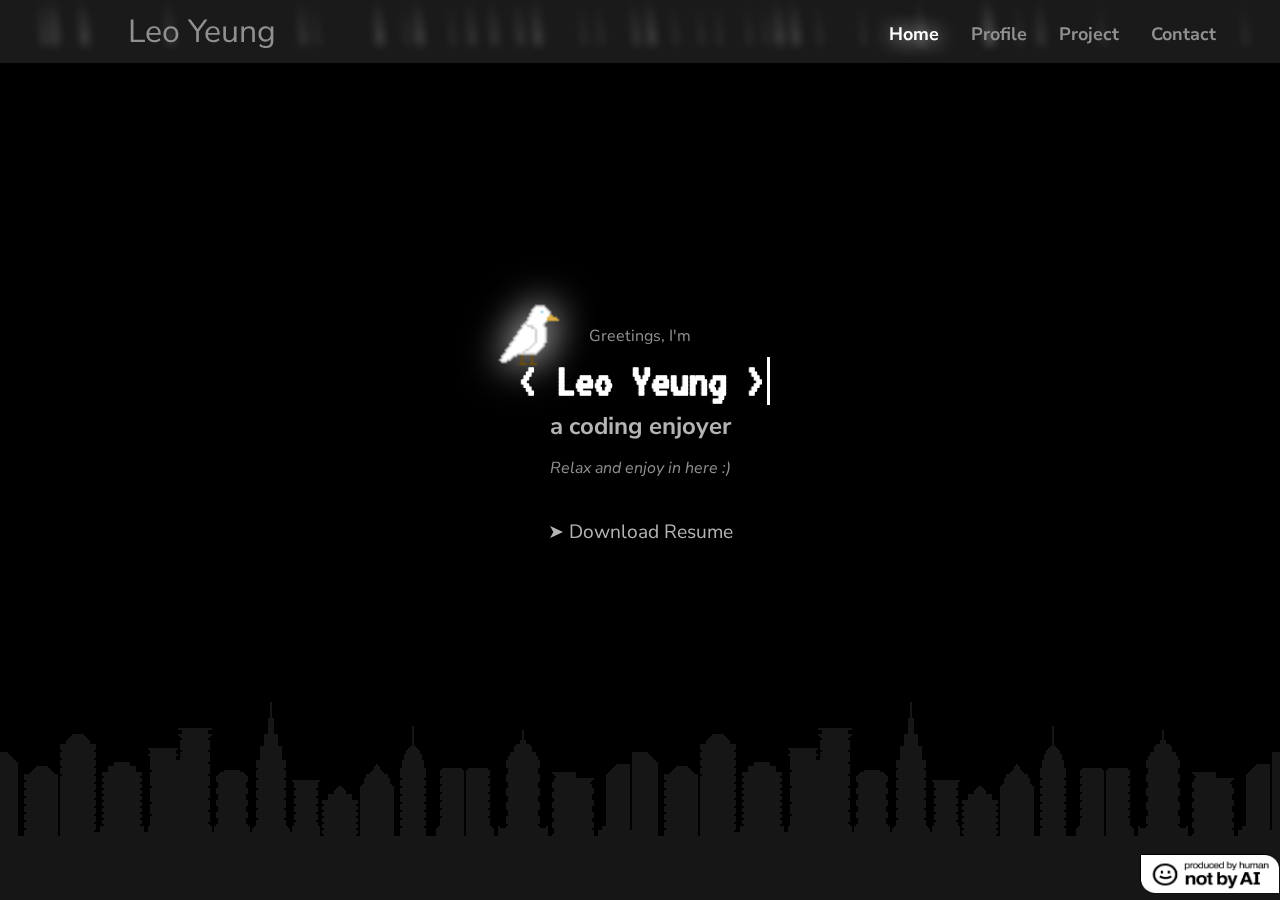
<file: index.html>
<!DOCTYPE html>
<html>
    <head>
        <meta charset="UTF-8">
        <meta http-equiv='cache-control' content='no-cache'> 
        <meta http-equiv='expires' content='0'> 
        <meta http-equiv='pragma' content='no-cache'>
        <title>Leo Yeung | Home</title>
        <link rel="stylesheet" href="style.css">
        <link rel="stylesheet" href="mediaqueries-index.css">
        <link href="https://fonts.googleapis.com/css2?family=Nunito+Sans:opsz,wght@6..12,400;6..12,700&family=VT323&display=swap" rel="stylesheet">
        <link rel="icon" type="image/png" href="/image/logo.png">
    </head>
    
    <body>
        <script src="rain.js"></script>
        <div class="city"></div>

        <nav id="desktop-nav">
            <div class="logo">Leo Yeung</div>
            <div>
                <ul class="links">
                    <li><a href="index.html" class="link selected">Home</a></li>
                    <li><a href="profile.html" class="link">Profile</a></li>
                    <li><a href="project.html" class="link">Project</a></li>
                    <li><a href="contact.html" class="link">Contact</a></li>
                </ul>
            </div>
        </nav>

        <nav id="hamburger-nav">
            <div class="logo">Leo Yeung</div>
            <div class="hamburger-menu">
                <div class="hamburger-icon" onclick="toggleMenu()">
                    <span></span>
                    <span></span>
                    <span></span>
                </div>
                <div class="hamburger-links">
                    <li><a href="index.html" onclick="toggleMenu()" class="link selected">Home</a></li>
                    <li><a href="profile.html" onclick="toggleMenu()" class="link">Profile</a></li>
                    <li><a href="project.html" onclick="toggleMenu()" class="link">Project</a></li>
                    <li><a href="contact.html" onclick="toggleMenu()" class="link">Contact</a></li>
                </div>
            </div>
        </nav>
        <script src="toggleMenu.js"></script>


        <div class="home">
            <img src="/image/bird.gif" alt="bird" class="index-bird">
            <p>Greetings, I'm</p>
            <h1 class="name" data-text="&lt Leo Yeung &gt">&lt Leo Yeung &gt</h1>
            <h2 id="index-h2">a coding enjoyer</h2>
            <p id="index-p1">Relax and enjoy in here :)</p>
            <a href="/resume/Resume.pdf" download title="Resume.pdf">&#10148; Download Resume</a>
        </div>
        <div class="badge-container">
            <img class="badge" src="./image/badge.png"></img>
        </div>
    </body>
</html>
</file>
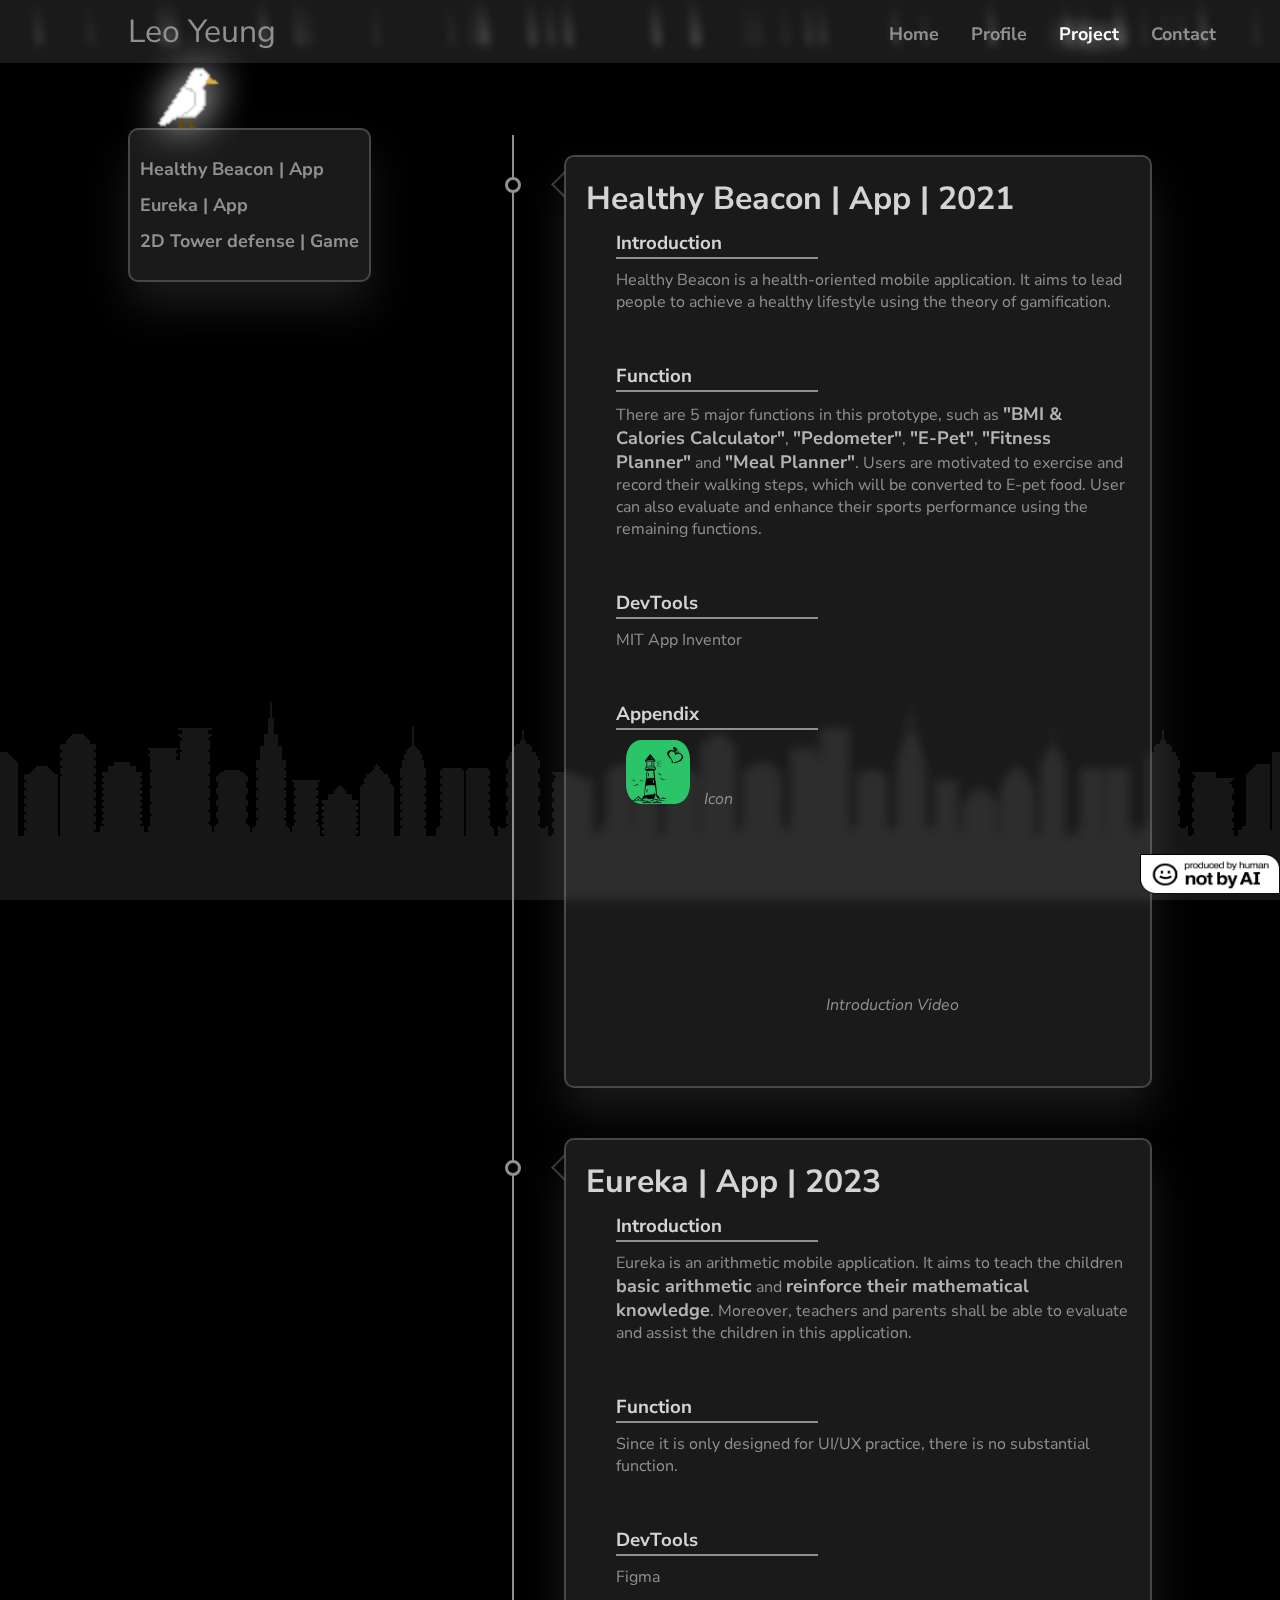
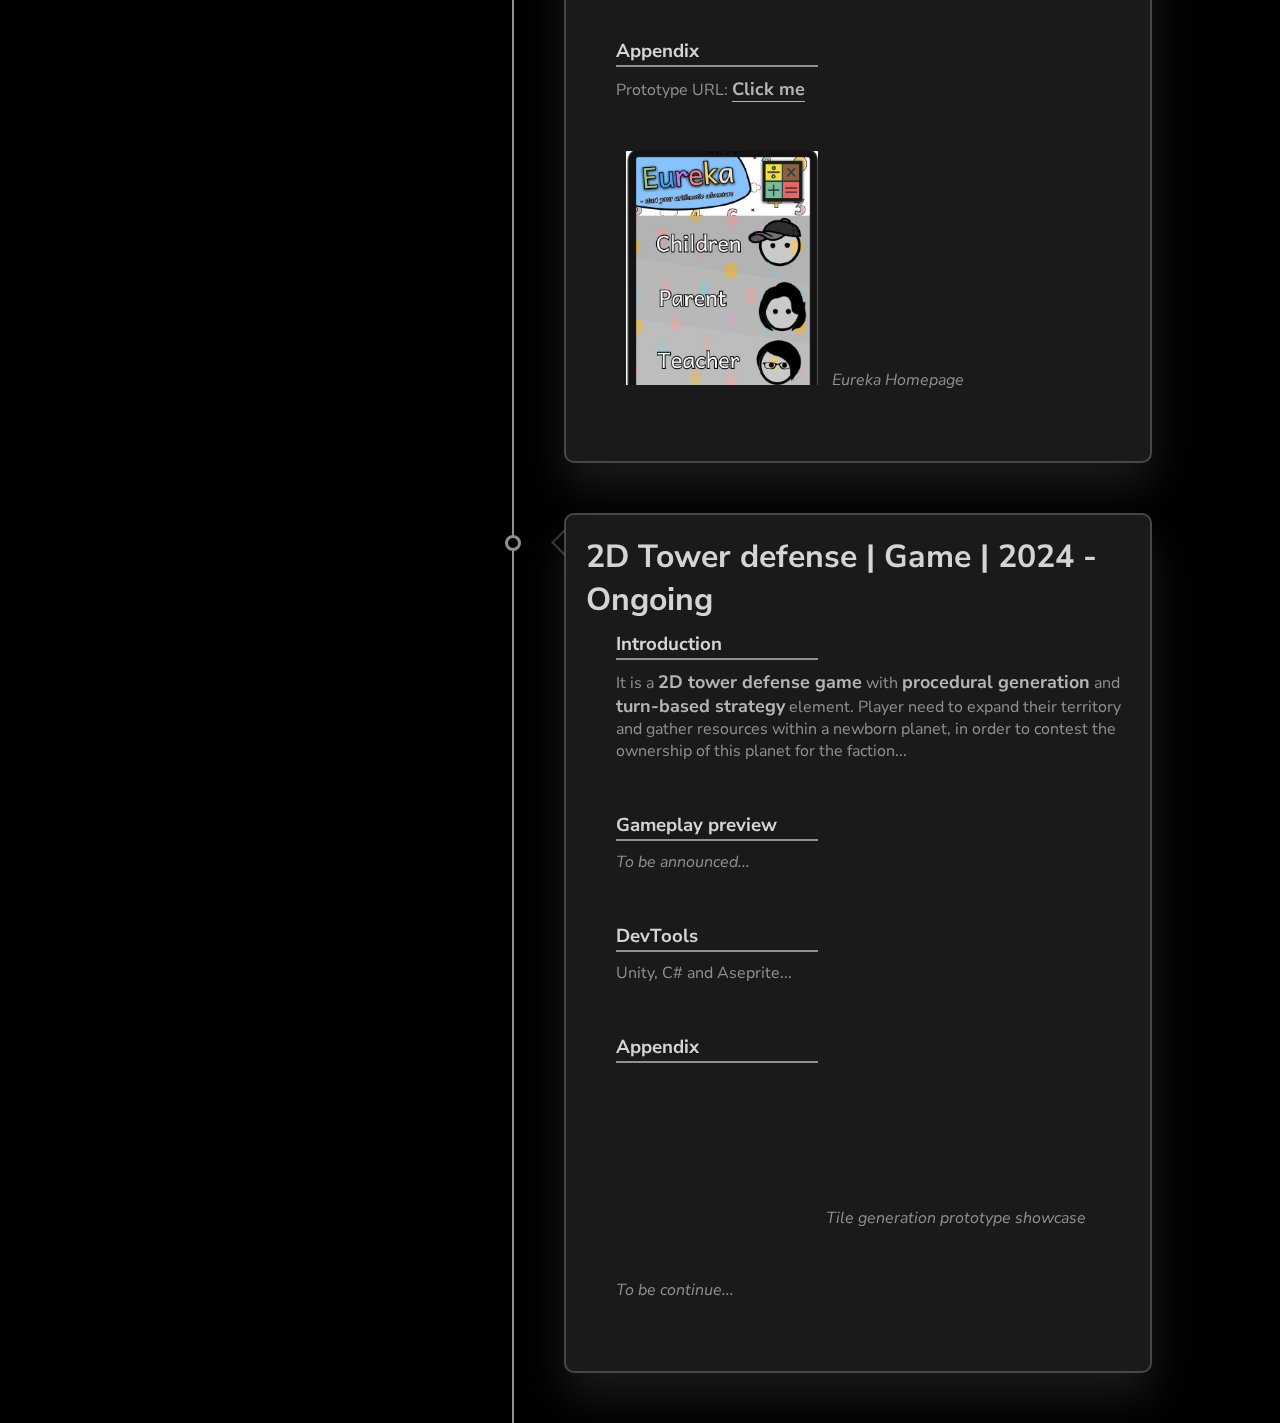
<file: project.html>
<!DOCTYPE html>
<html>
    <head>
        <meta charset="UTF-8">
        <meta http-equiv='cache-control' content='no-cache'> 
        <meta http-equiv='expires' content='0'> 
        <meta http-equiv='pragma' content='no-cache'>
        <title>Leo Yeung | Project</title>
        <link rel="stylesheet" href="style.css">
        <link rel="stylesheet" href="mediaqueries-project.css">
        <link href="https://fonts.googleapis.com/css2?family=Nunito+Sans:opsz,wght@6..12,400;6..12,700&family=VT323&display=swap" rel="stylesheet">
        <link rel="icon" type="image/png" href="/image/logo.png">
    </head>

    <body>
        <script src="rain.js"></script>
        <div class="city"></div>

        <nav id="desktop-nav">
            <div class="logo">Leo Yeung</div>
            <div>
                <ul class="links">
                    <li><a href="index.html" class="link">Home</a></li>
                    <li><a href="profile.html" class="link">Profile</a></li>
                    <li><a href="project.html" class="link selected">Project</a></li>
                    <li><a href="contact.html" class="link">Contact</a></li>
                </ul>
            </div>
        </nav>

        <nav id="hamburger-nav">
            <div class="logo">Leo Yeung</div>
            <div class="hamburger-menu">
                <div class="hamburger-icon" onclick="toggleMenu()">
                    <span></span>
                    <span></span>
                    <span></span>
                </div>
                <div class="hamburger-links">
                    <li><a href="index.html" onclick="toggleMenu()" class="link">Home</a></li>
                    <li><a href="profile.html" onclick="toggleMenu()" class="link">Profile</a></li>
                    <li><a href="project.html" onclick="toggleMenu()" class="link selected">Project</a></li>
                    <li><a href="contact.html" onclick="toggleMenu()" class="link">Contact</a></li>
                </div>
            </div>
        </nav>
        <script src="toggleMenu.js"></script>

        <div class="desktop-progress project-desktop-progress">
            <div class="progress-links">
                <p><a href="#Healthy-Beacon" class="link progress-link Healthy-Beacon">Healthy Beacon | App</a></p>
                <p><a href="#Eureka" class="link progress-link Eureka">Eureka | App</a></p>
                <p><a href="#2D-Tower-defense" class="link progress-link 2D-Tower-defense">2D Tower defense | Game</a></p>
            </div>
            <img src="/image/bird.gif" alt="bird" class="project-bird">
        </div>

        <div class="project-content">
            <div class="mobile-progress project-mobile-progress">
                <div class="progress-links">
                    <p><a href="#Healthy-Beacon" class="link progress-link">Healthy Beacon | App</a></p>
                    <p><a href="#Eureka" class="link progress-link">Eureka | App</a></p>
                    <p><a href="#2D-Tower-defense" class="link progress-link">2D Tower defense | Game</a></p>
                </div>
                <img src="/image/bird.gif" alt="bird" class="project-bird">
            </div>
            <div class="timeline">
                <section id="Healthy-Beacon">
                    <div class="project-content-box">
                        <h1>Healthy Beacon | App | 2021</h1>
                        <h3>Introduction</h3>
                        <div class="dash"></div>
                        <p>Healthy Beacon is a health-oriented mobile application. 
                            It aims to lead people to achieve a healthy lifestyle using the theory of gamification.
                        </p>
                        <h3>Function</h3>
                        <div class="dash"></div>
                        <p>
                            There are 5 major functions in this prototype, 
                            such as <span>"BMI & Calories Calculator"</span>, <span>"Pedometer"</span>, <span>"E-Pet"</span>, <span>"Fitness Planner"</span> and <span>"Meal Planner"</span>. 
                            Users are motivated to exercise and record their walking steps, 
                            which will be converted to E-pet food. 
                            User can also evaluate and enhance their sports performance using the remaining functions.
                        </p>
                        <h3>DevTools</h3>
                        <div class="dash"></div>
                        <p>
                            MIT App Inventor
                        </p>
                        <h3>Appendix</h3>
                        <div class="dash"></div>
                        <p>
                            <img src="/image/healthybeacon_icon.jpg" alt="Healthy Beacon icon" id="healthybeacon-icon">
                            <em>Icon</em>
                        </p>
                        <p>
                            <iframe width=40% src="https://www.youtube.com/embed/OAxze4d9JPM?si=31OE9DlK9HJS4YYj" title="YouTube video player" frameborder="0" allow="accelerometer; autoplay; clipboard-write; encrypted-media; gyroscope; picture-in-picture; web-share" allowfullscreen></iframe>
                            <em>Introduction Video</em>
                        </p>
                    </div>
                </section>
                <section id="Eureka">
                    <div class="project-content-box">
                        <h1>Eureka | App | 2023</h1>
                        <h3>Introduction</h3>
                        <div class="dash"></div>
                        <p>Eureka is an arithmetic mobile application. 
                            It aims to teach the children <span>basic arithmetic</span> and <span>reinforce their mathematical knowledge</span>. 
                            Moreover, teachers and parents shall be able to evaluate and assist the children in this application.</p>
                        <h3>Function</h3>
                        <div class="dash"></div>
                        <p>
                            Since it is only designed for UI/UX practice, there is no substantial function.
                        </p>
                        <h3>DevTools</h3>
                        <div class="dash"></div>
                        <p>
                            Figma
                        </p>
                        <h3>Appendix</h3>
                        <div class="dash"></div>
                        <p>Prototype URL: <a href="https://www.figma.com/proto/aIFHFZYDf4sXJCqL86FTSu/HCI-Project?type=design&node-id=8-761&t=qMHC9R2R1Pyz8a6O-0&scaling=scale-down&page-id=0%3A1&starting-point-node-id=8%3A761" title="https://www.figma.com/proto/aIFHFZYDf4sXJCqL86FTSu/HCI-Project?type=design&node-id=8-761&t=qMHC9R2R1Pyz8a6O-0&scaling=scale-down&page-id=0%3A1&starting-point-node-id=8%3A761">Click me</a></p>
                        <p>
                            <img src="/image/eureka_homepage.png" alt="Eureka Homepage" id="eureka-homepage">
                            <em>Eureka Homepage</em>
                        </p>
                    </div>
                </section>
                <section id="2D-Tower-defense">
                    <div class="project-content-box">
                        <h1>2D Tower defense | Game | 2024 - Ongoing</h1>
                        <h3>Introduction</h3>
                        <div class="dash"></div>
                        <p>It is a <span>2D tower defense game</span> with <span>procedural generation</span> and <span>turn-based strategy</span> element.
                            Player need to expand their territory and gather resources within a newborn planet, 
                            in order to contest the ownership of this planet for the faction...
                        </p>
                        <h3>Gameplay preview</h3>
                        <div class="dash"></div>
                        <p><em>To be announced...</em></p>
                        <h3>DevTools</h3>
                        <div class="dash"></div>
                        <p>Unity, C# and Aseprite...</p>
                        <h3>Appendix</h3>
                        <div class="dash"></div>
                        <p>
                            <iframe width=40% src="https://www.youtube.com/embed/E3I6cnxELQo?si=thEnxqNiVi41Ebid" title="YouTube video player" frameborder="0" allow="accelerometer; autoplay; clipboard-write; encrypted-media; gyroscope; picture-in-picture; web-share" allowfullscreen></iframe>
                            <em> Tile generation prototype showcase</em>
                        </p>
                        <p><em>To be continue...</em></p>
                    </div>
                </section>
            </div>
        </div>
        <div class="badge-container">
            <img class="badge" src="./image/badge.png"></img>
        </div>
        <script src="scrollDetector.js"></script>
    </body>
</html>
</file>
<file: style.css>
/* index */
* {
    margin: 0;
    padding: 0;
}

html {
    scroll-behavior: smooth;
}

body {
    background-color: black;
    overflow-y: scroll;
    font-family: "Nunito Sans", sans-serif;
}

.city {
    /* div setting */
    width: 100vw;
    height: 100vh;
    z-index: -1;
    position: fixed;

    /* background setting */
    background-image: url(/image/city.png);
    background-position: bottom;
    background-size: auto;
    background-repeat: repeat-x;
    filter: grayscale(100%);
}

i {
    background: linear-gradient(transparent, #909090);
    position: fixed;
    height: 5vh;
    border-bottom-left-radius: 5px;
    border-bottom-right-radius: 5px;
    rotate: -5deg;
    animation: animate 5s linear infinite;
}

@keyframes animate {
    from {
        transform: translateY(-20px);
    }

    to {
        transform: translate(5vh) translateY(calc(100vh + 20px));
    }
}

/* home setting */
.home {
    width: 100%;
    position: absolute;
    top: 35%;
    text-align: center;

    color: #909090;
    
    display: flex;
    flex-direction: column;
    align-items: center;
}

.home p {
    margin: 10px auto;
}

.name {
    position: relative;
    color: #494848;
    font-size: 3rem;
    font-family: "VT323", sans-serif;
}

.name:before {
    content: attr(data-text);
    position: absolute;
    color: white;
    width: 250px;
    overflow: hidden;
    white-space: nowrap;
    border-right: 3px solid white;
    animation: type 5s linear infinite;
}

.index-bird {
    width: 128px;
    height: 128px;
    position: absolute;
    margin: -50px 0 0 -210px;

    filter: drop-shadow(1px 1px 20px white);
}
@keyframes type {
    0%, 10%, 100% {
        width: 0;
    }
    70%, 90% {
        width: 250px;
    }
}

#index-h2 {
    padding-top: 5px;
    padding-bottom: 5px;
    color: #B4B4B4;
}

#index-p1 {
    font-style: italic;
}

.home a {
    padding: 30px;
    font-size: larger;
    color: #B4B4B4;
    text-decoration: none;
}

.home a:hover {
    color: white;
    text-shadow: 1px 1px 20px white;
    font-size: x-large;
}
/* nav setting */
a, .bth {
    transform: all 300ms ease;
}

nav {
    display: flex;
    justify-content: space-between;
    align-items: center;
    position: fixed;
    width: 100%;
    height: 7%;
    top: 0;
    left: 0;
    background-color: rgba(255, 255, 255, 0.1);
    backdrop-filter: blur(5px);
    z-index: 999;
}

.link {
    color: #909090;
    text-decoration: none;
    font-weight: bold;
    font-size: large;
}
.link:hover {
    color: white;
    text-decoration: underline;
    text-underline-offset: 0.7rem;
}

.logo {
    color: #909090;
    font-size: 2rem;
    margin-left: 10%;
}

.selected {
    color: white;
    text-shadow: 1px 1px 20px white;
}

/* desktop menu*/
nav, .links {
    display: flex;
}

.links {
    gap: 2rem;
    list-style: none;
    font-size: 1.5rem;
    margin-right: 5vw;
}

/* hamburger menu for mobile */
#hamburger-nav {
    display: none;
}

.hamburger-menu {
    position: relative;
    display: inline-block;
    margin-right: 5vw;
}

.hamburger-icon {
    display: flex;
    flex-direction: column;
    justify-content: space-between;
    height: 24px;
    width: 30px;
    cursor: pointer;
}

.hamburger-icon span {
    width: 100%;
    height: 2px;
    background-color: white;
    transition: all 0.3 ease-in-out;
    border-bottom-left-radius: 0.5px;
    border-bottom-right-radius: 0.5px;
}

.hamburger-links {
    position: absolute;
    top: 100%;
    right: 0;
    background-color: rgba(73, 72, 72, 0.1); /* #494848 */
    width: fit-content;
    max-height: 0;
    overflow: hidden;
    transition: all 0.3 ease-in-out;
    backdrop-filter: blur(10px);
}

.hamburger-links a {
    display: block;
    padding: 10px;
    text-align: left;
    font-size: 1.5rem;
    text-decoration: none;
    transition: all 0.3 ease-in-out;
}

.hamburger-links li {
    list-style: none;
}

.hamburger-links.open {
    max-height: 500px;
    /* min-width: 100px; */
}

.hamburger-icon.open span:first-child {
    transform: rotate(45deg) translate(10px, 5px);
}

.hamburger-icon.open span:nth-child(2) {
    opacity: 0;
}

.hamburger-icon.open span:last-child {
    transform: rotate(-45deg) translate(10px, -5px);
}

.hamburger-icon span:first-child {
    transform: none;
}

.hamburger-icon span:first-child {
    opacity: 1;
}




/* Profile */

/* desktop-progress setting*/
.desktop-progress {
    margin-left: 10%;
    margin-top: 10%;
    width: auto;
    height: auto;

    display: flex;
    flex-direction: column;
    justify-content: space-around;
    position: fixed;

    background-color: rgba(255, 255, 255, 0.1);
    backdrop-filter: blur(5px);
    box-shadow: 0 25px 45px rgba(255, 255, 255, 0.1);
    border-radius: 10px;
    border: 2px solid rgba(255,255,255,0.2);

    min-width: 200px;
    min-height: 300px;
}

.profile-bird {
    width: 128px;
    height: 128px;
    position: fixed;
    margin: -375px 0px 0px 0px;
    filter: drop-shadow(1px 1px 20px white);
}

.progress-links {
    padding-left: 10px;
    padding-bottom: 10px;
}

.progress-link {
    line-height: 2;
}

.icon {
    width: 12vw;
    border: 3px solid rgba(255,255,255,0.2);
    border-radius: 100%;
    margin: auto;
    max-width: 130px;
}

.desktop-progress .media-menu {
    display: flex;
    position: fixed;
    flex-wrap: wrap;
    margin-top: 210%;
}

.media-menu a {
    width: 50px;
    height: 50px;
    text-align: center;
    text-decoration: none;
    border-radius: 100%;
    margin: 0 5px;

}

.media-menu .button {
    background-color: rgba(255, 255, 255, 0.1);
    backdrop-filter: blur(5px);
    border: 1px solid rgba(255,255,255,0.2);

    color: #909090;
    font-size: 35px;
    line-height: 55px;

}

.button:hover {
    color: white;
    box-shadow: 1px 1px 20px rgba(255, 255, 255, 0.7);
}

/* mobile-progress setting*/
.mobile-progress {
    width: 100%;

    display: none;
    background-color: rgba(255, 255, 255, 0.1);
    backdrop-filter: blur(5px);
    box-shadow: 0 25px 45px rgba(255, 255, 255, 0.1);
    border-radius: 10px;
    border: 2px solid rgba(255,255,255,0.2);

    max-height: 139px;
    margin-bottom: 5%;
}

.mobile-progress .profile-bird {
    margin: -102px 0 0 10px;
}

.mobile-progress .icon {
    margin-left: 5%;
    margin-right: 5%;
    max-width: 100px;
}

.mobile-progress .progress-links {
    margin-left: 5%;
    margin-right: 5%;
    padding: 10px 0;
}

.mobile-progress .media-menu {
    display: flex;
    flex-direction: column;
    flex-wrap: wrap;
    margin: auto;
}

.mobile-progress .media-menu a {
    width: 30px;
    height: 30px;

    margin: 5px 0;
}

.mobile-progress .button {
    font-size: 20px;
    line-height: 35px;
    background-color: rgba(255, 255, 255, 0.0);
}

/* profile-content setting */
.profile-content {
    width: 50%;
    display: flex;
    flex-direction: column;
    position: absolute;
    top: 15%;
    left: 40%;
    min-height: 200%;
}

#About, #Skill, #Experience, #Award {
    height: auto;
}

.content-box {
    background-color: rgba(255, 255, 255, 0.1);
    backdrop-filter: blur(5px);
    box-shadow: 0 25px 45px rgba(255, 255, 255, 0.1);
    border-radius: 10px;
    border: 2px solid rgba(255,255,255,0.2);
    color: #909090;
    min-height: 300px;
    margin: 10px;
}

.content-box span {
    font-size: large;
    font-weight: bold;
    color: #B4B4B4;
}

.profile-about h1 {
    padding: 10px;
}
.profile-about h1::after {
    display: inline-block;
    content: "";

    margin: 0px 10px;
    width: 30px;
    height: 30px;
    background: url('/image/user.png') no-repeat;
    background-size: cover;
    border-radius: 100%;
}

.profile-about p {
    padding: 5px 10px;
    margin: 0 30px;
}

.profile-content .content-box a {
    font-size: large;
    font-weight: bold;
    text-decoration: none;
    border-bottom: 1px solid #B4B4B4;
    color: #B4B4B4;
}

.profile-content a:hover {
    text-shadow: 1px 1px 20px rgba(255, 255, 255, 0.7);
    color: white;
}

.profile-content h1,
.profile-content h3 {
    color: #d4d4d4;
}

.profile-skill h1 {
    padding: 10px;
}
.profile-skill h1::after {
    display: inline-block;
    content: "";

    margin: 0px 10px;
    width: 30px;
    height: 30px;
    background: url('/image/skill.png') no-repeat;
    background-size: cover;
}

.skill-content {
    display: flex;
    flex-direction: row;
    flex-wrap: wrap;

    margin: 0 30px;
}

.dash {
    border: 1px solid #909090;
    width: 20vw;
    height: 0px;
    max-width: 200px;
}

.skill-content h3 {
    padding-bottom: 5px;
}

.skill-content ul {
    margin: 0 10px;
}

.skill-content ul ul {
    margin: 10px 0;
    padding-left: 30px;
}

.profile-experience h1 {
    padding: 10px;
}

.profile-experience h1::after {
    display: inline-block;
    content: "";

    margin: 0px 10px;
    width: 30px;
    height: 35px;
    background: url('/image/exp.png') no-repeat;
    background-size: cover;
}

.exp-content {
    margin: 0 30px;
    padding-left: 30px;
    border-left: 2px solid #909090;
}

.exp-content div {
    padding: 15px 0;
    margin: 5px 0;
}

.exp-content div::before {
    content: '';
    display: block;
    width: 10px;
    height: 10px;
    border-radius: 50%;
    background-color: black;
    border: 3px solid #909090;
    position: absolute;
    left: 23px;
}

.exp-content p {
    padding-top: 5px;
    padding-left: 20px;
}

.exp-content h3 {
    color: #B4B4B4;
}

.project-content {
    width: 50%;
    display: flex;
    flex-direction: column;
    position: absolute;
    top: 15%;
    left: 40%;
    min-height: 250%;
}
/* .profile-content {
    width: 50%;
    display: flex;
    flex-direction: column;
    position: absolute;
    top: 15%;
    left: 40%;
    min-height: 200%;
} */
.timeline {
    border-left: 2px solid #909090;
    padding-top: 20px;
    padding-left: 50px;
}

.project-content-box {
    background-color: rgba(255, 255, 255, 0.1);
    backdrop-filter: blur(5px);
    box-shadow: 0 25px 45px rgba(255, 255, 255, 0.1);
    border-radius: 10px;
    border: 2px solid rgba(255,255,255,0.2);
    padding: 20px;
    position: relative;
    margin-bottom: 50px;
    
    color: #909090;
}

.project-content-box::before {
    content: '';
    display: block;
    width: 10px;
    height: 10px;
    border-radius: 50%;
    background-color: black;
    border: 3px solid #909090;
    position: absolute;
    left: -61px;
}

.project-content-box::after {
    content: '';
    width: 15px;
    height: 15px;
    position: absolute;
    top: 18px;
    left: -11px;
    transform: rotate(-45deg);

    border-left: 2px solid rgba(255,255,255,0.2);
    border-right: 2px solid transparent;
    border-top: 2px solid rgba(255,255,255,0.2);
    border-bottom: 2px solid transparent;
}

.project-desktop-progress {
    min-width: 200px;
    min-height: 150px;
}

.project-bird {
    width: 128px;
    height: 128px;
    position: fixed;
    margin: -227px 0px 0px 0px;
    filter: drop-shadow(1px 1px 20px white);
}

.project-mobile-progress {
    margin-bottom: 50px;
}

.mobile-progress .project-bird {
    margin: -102px 0px 0px -0px;
}

.project-desktop-progress .progress-links,
.project-mobile-progress .progress-links {
    padding: 10px 10px;
}

.project-content-box h1 {
    color: #d4d4d4;
    padding-bottom: 10px;
}

.project-content-box h3 {
    color: #d4d4d4;
    padding-left: 30px;
    padding-bottom: 1px;
}

.project-content-box .dash {
    margin-left: 30px;
    margin-bottom: 10px;
}

.project-content-box p {
    padding-left: 30px;
    padding-bottom: 50px;
}

.project-content-box span {
    font-size: large;
    font-weight: bold;
    color: #B4B4B4;
}

#healthybeacon-icon {
    padding: 0px 10px;
    width: 5vw;
    border-radius: 30%;
}

.project-content-box a {
    font-size: large;
    font-weight: bold;
    text-decoration: none;
    border-bottom: 1px solid #B4B4B4;
    color: #B4B4B4;
}

.project-content-box a:hover {
    text-shadow: 1px 1px 20px rgba(255, 255, 255, 0.7);
    color: white;
}

#eureka-homepage {
    padding: 0px 10px;
    width: 15vw;
}

.contact-content {
    width: 50%;
    position: absolute;
    top: 35%;
    left: 25%;

    color: #B4B4B4;
    
    display: flex;
    flex-direction: column;
}

.contact-content .dash {
    margin: 15px 0px;
    min-width: 450px;
    border-color: #B4B4B4;
}

.contact-content .contact-container {
    display: flex;
    flex-direction: row;
    padding: 10px 10px;
    padding-left: 30px;
}

.contact-content .fa-regular,
.contact-content .fa-brands {
    text-align: center;
    line-height: 45px;
    width: 45px;
    height: 45px;
    background-color: rgba(255, 255, 255, 0.1);
    backdrop-filter: blur(5px);
    border: 1px solid rgba(255,255,255,0.2);
    border-radius: 100%;

    color: #909090;
    font-size: 30px;
    min-width: 45px;
    min-height: 45px;
}

.contact-container p {
    font-size: 20px;
    line-height: 45px;
    padding-left: 20px;
}

.contact-container a {
    font-size: large;
    font-weight: bold;
    text-decoration: none;
    border-bottom: 1px solid #909090;
    color: #909090;
}

.contact-container a:hover {
    text-shadow: 1px 1px 20px rgba(255, 255, 255, 0.7);
    color: white;
}

.contact-bird {
    width: 128px;
    height: 128px;
    position: absolute;
    transform: scaleX(-1);
    filter: drop-shadow(1px 1px 20px white);
    margin: -47px 0px 0px 250px;
}

.badge-container {
    position: fixed;
    right: 0px;
    bottom: 0px;
}

.badge {
    width: 140px;
    height: 40px;
}
</file>
<file: mediaqueries-index.css>
@media screen and (max-width: 1200px) {
    #desktop-nav {
        display: none;
    }
    
    #hamburger-nav {
        display: flex;
    }
}
</file>
<file: mediaqueries-project.css>
@media screen and (max-width: 1200px) {
    #desktop-nav {
        display: none;
    }
    
    #hamburger-nav {
        display: flex;
    }

    .desktop-progress {
        display: none;
    }

    .mobile-progress {
        display: flex;
        /* position: absolute;
        top: 15%;
        left: 25%;
        width: 50%;
        justify-content: space-around; */
    }

    .project-content {
        left: 25%;
        top: 30%;
    }
}
</file>
